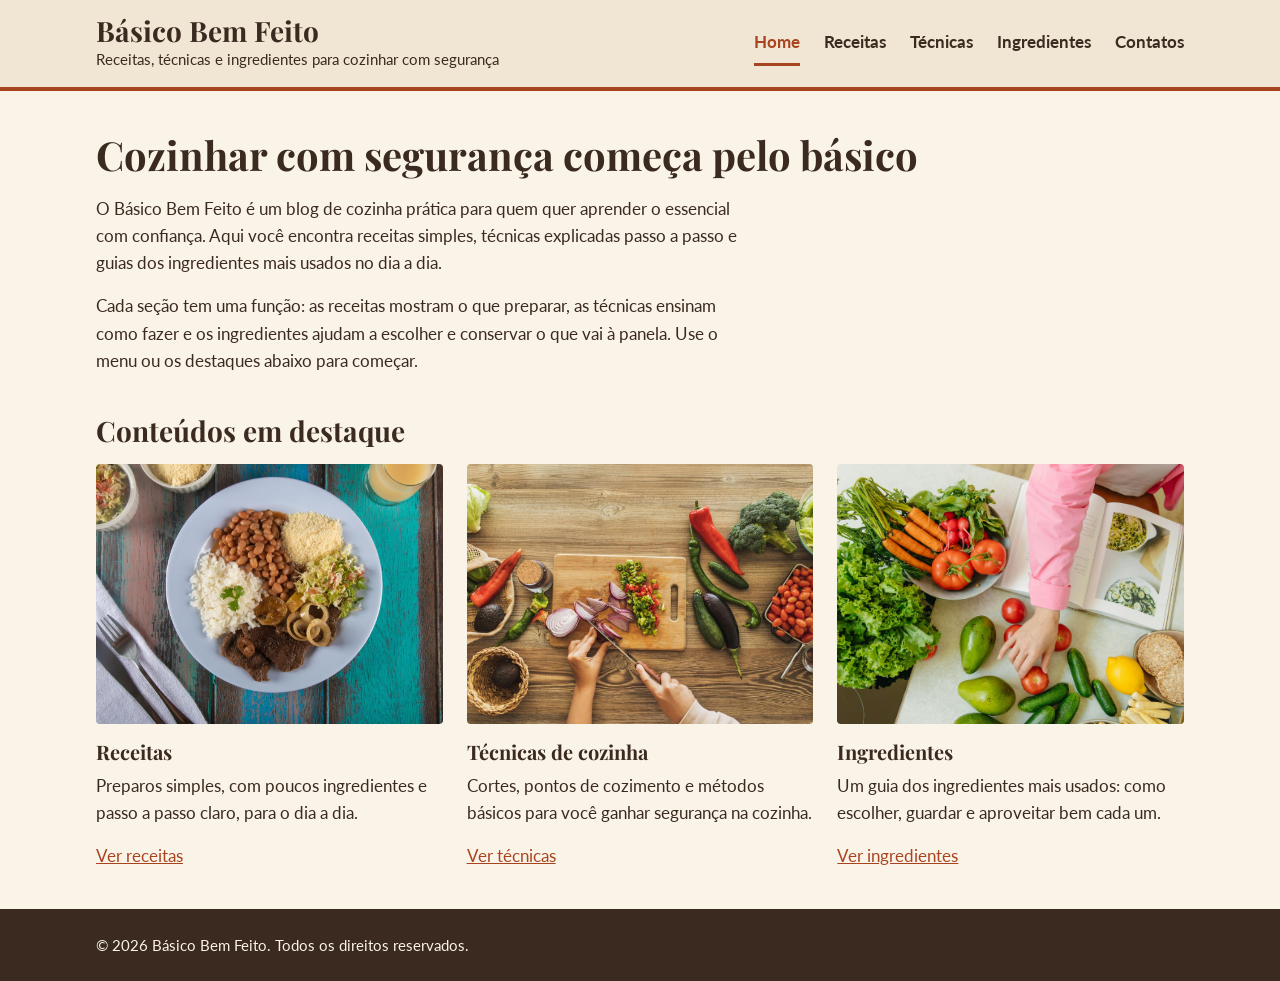
<file: index.html>
<!DOCTYPE html>
<html lang="pt-BR">
<head>
  <meta charset="UTF-8">
  <meta name="viewport" content="width=device-width, initial-scale=1">
  <title>Básico Bem Feito | Receitas, técnicas e ingredientes</title>
  <meta name="description" content="Blog de cozinha prática com receitas, técnicas de cozinha e ingredientes para fazer o básico bem feito.">

  <link rel="preconnect" href="https://fonts.googleapis.com">
  <link rel="preconnect" href="https://fonts.gstatic.com" crossorigin>
  <link href="https://fonts.googleapis.com/css2?family=Lato:wght@400;700&family=Playfair+Display:wght@700&display=swap" rel="stylesheet">

  <link rel="stylesheet" href="css/style.css">
  <link rel="icon" href="img/favicon.svg" type="image/svg+xml">
</head>
<body>

  <header class="cabecalho">
    <div class="container cabecalho__conteudo">
      <a class="marca" href="index.html">
        <span class="marca__nome">Básico Bem Feito</span>
        <span class="marca__lema">Receitas, técnicas e ingredientes para cozinhar com segurança</span>
      </a>

      <nav aria-label="Navegação principal">
        <ul class="menu">
          <li><a href="index.html" aria-current="page">Home</a></li>
          <li><a href="receitas.html">Receitas</a></li>
          <li><a href="tecnicas.html">Técnicas</a></li>
          <li><a href="ingredientes.html">Ingredientes</a></li>
          <li><a href="contatos.html">Contatos</a></li>
        </ul>
      </nav>
    </div>
  </header>

  <main>
    <div class="container">

      <section class="apresentacao">
        <h1>Cozinhar com segurança começa pelo básico</h1>
        <p>O Básico Bem Feito é um blog de cozinha prática para quem quer aprender o essencial com confiança. Aqui você encontra receitas simples, técnicas explicadas passo a passo e guias dos ingredientes mais usados no dia a dia.</p>
        <p>Cada seção tem uma função: as receitas mostram o que preparar, as técnicas ensinam como fazer e os ingredientes ajudam a escolher e conservar o que vai à panela. Use o menu ou os destaques abaixo para começar.</p>
      </section>

      <section class="destaques" aria-labelledby="titulo-destaques">
        <h2 id="titulo-destaques">Conteúdos em destaque</h2>

        <div class="destaques__lista">
          <article class="card">
            <a class="card__imagem" href="receitas.html">
              <img src="img/receitas.jpg" alt="Prato caseiro simples servido em um prato fundo">
            </a>
            <h3>Receitas</h3>
            <p>Preparos simples, com poucos ingredientes e passo a passo claro, para o dia a dia.</p>
            <a href="receitas.html">Ver receitas</a>
          </article>

          <article class="card">
            <a class="card__imagem" href="tecnicas.html">
              <img src="img/tecnica.png" alt="Mãos cortando legumes sobre uma tábua com faca">
            </a>
            <h3>Técnicas de cozinha</h3>
            <p>Cortes, pontos de cozimento e métodos básicos para você ganhar segurança na cozinha.</p>
            <a href="tecnicas.html">Ver técnicas</a>
          </article>

          <article class="card">
            <a class="card__imagem" href="ingredientes.html">
              <img src="img/ingredientes.jpg" alt="Alho, cebola e ervas frescas sobre uma bancada">
            </a>
            <h3>Ingredientes</h3>
            <p>Um guia dos ingredientes mais usados: como escolher, guardar e aproveitar bem cada um.</p>
            <a href="ingredientes.html">Ver ingredientes</a>
          </article>
        </div>
      </section>

    </div>
  </main>

  <footer class="rodape">
    <div class="container">
      <p>© 2026 Básico Bem Feito. Todos os direitos reservados.</p>
    </div>
  </footer>

</body>
</html>
</file>
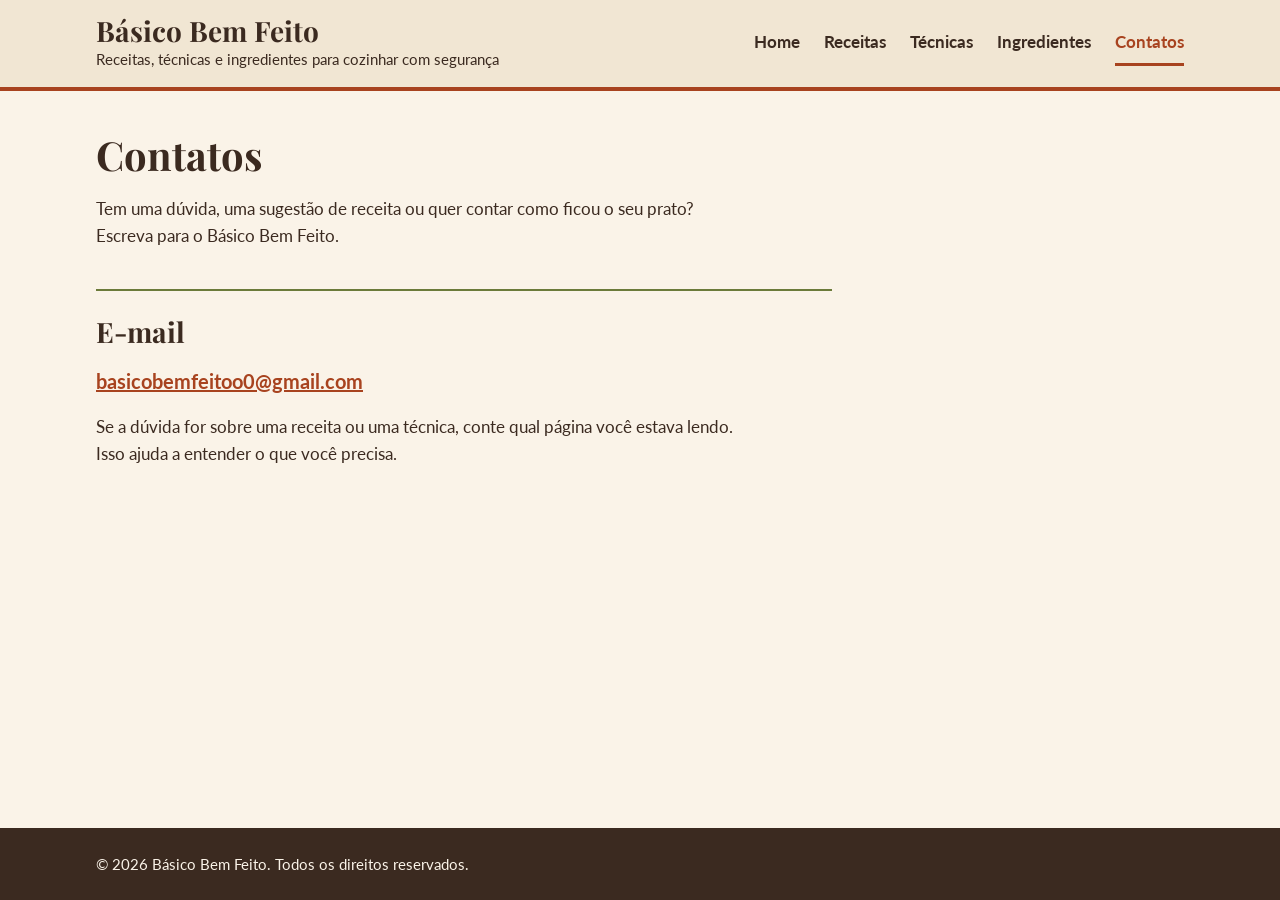
<file: contatos.html>
<!DOCTYPE html>
<html lang="pt-BR">
<head>
  <meta charset="UTF-8">
  <meta name="viewport" content="width=device-width, initial-scale=1">
  <title>Contatos | Básico Bem Feito</title>
  <meta name="description" content="Fale com o blog Básico Bem Feito: dúvidas, sugestões de receitas e comentários por e-mail.">

  <link rel="preconnect" href="https://fonts.googleapis.com">
  <link rel="preconnect" href="https://fonts.gstatic.com" crossorigin>
  <link href="https://fonts.googleapis.com/css2?family=Lato:wght@400;700&family=Playfair+Display:wght@700&display=swap" rel="stylesheet">

  <link rel="stylesheet" href="css/style.css">
  <link rel="icon" href="img/favicon.svg" type="image/svg+xml">
</head>
<body>

  <header class="cabecalho">
    <div class="container cabecalho__conteudo">
      <a class="marca" href="index.html">
        <span class="marca__nome">Básico Bem Feito</span>
        <span class="marca__lema">Receitas, técnicas e ingredientes para cozinhar com segurança</span>
      </a>

      <nav aria-label="Navegação principal">
        <ul class="menu">
          <li><a href="index.html">Home</a></li>
          <li><a href="receitas.html">Receitas</a></li>
          <li><a href="tecnicas.html">Técnicas</a></li>
          <li><a href="ingredientes.html">Ingredientes</a></li>
          <li><a href="contatos.html" aria-current="page">Contatos</a></li>
        </ul>
      </nav>
    </div>
  </header>

  <main>
    <div class="container">

      <section class="apresentacao">
        <h1>Contatos</h1>
        <p>Tem uma dúvida, uma sugestão de receita ou quer contar como ficou o seu prato? Escreva para o Básico Bem Feito.</p>
      </section>

      <section class="contato" aria-labelledby="titulo-email">
        <h2 id="titulo-email">E-mail</h2>
        <p class="contato__email"><a href="mailto:basicobemfeitoo0@gmail.com">basicobemfeitoo0@gmail.com</a></p>
        <p>Se a dúvida for sobre uma receita ou uma técnica, conte qual página você estava lendo. Isso ajuda a entender o que você precisa.</p>
      </section>

    </div>
  </main>

  <footer class="rodape">
    <div class="container">
      <p>© 2026 Básico Bem Feito. Todos os direitos reservados.</p>
    </div>
  </footer>

</body>
</html>
</file>
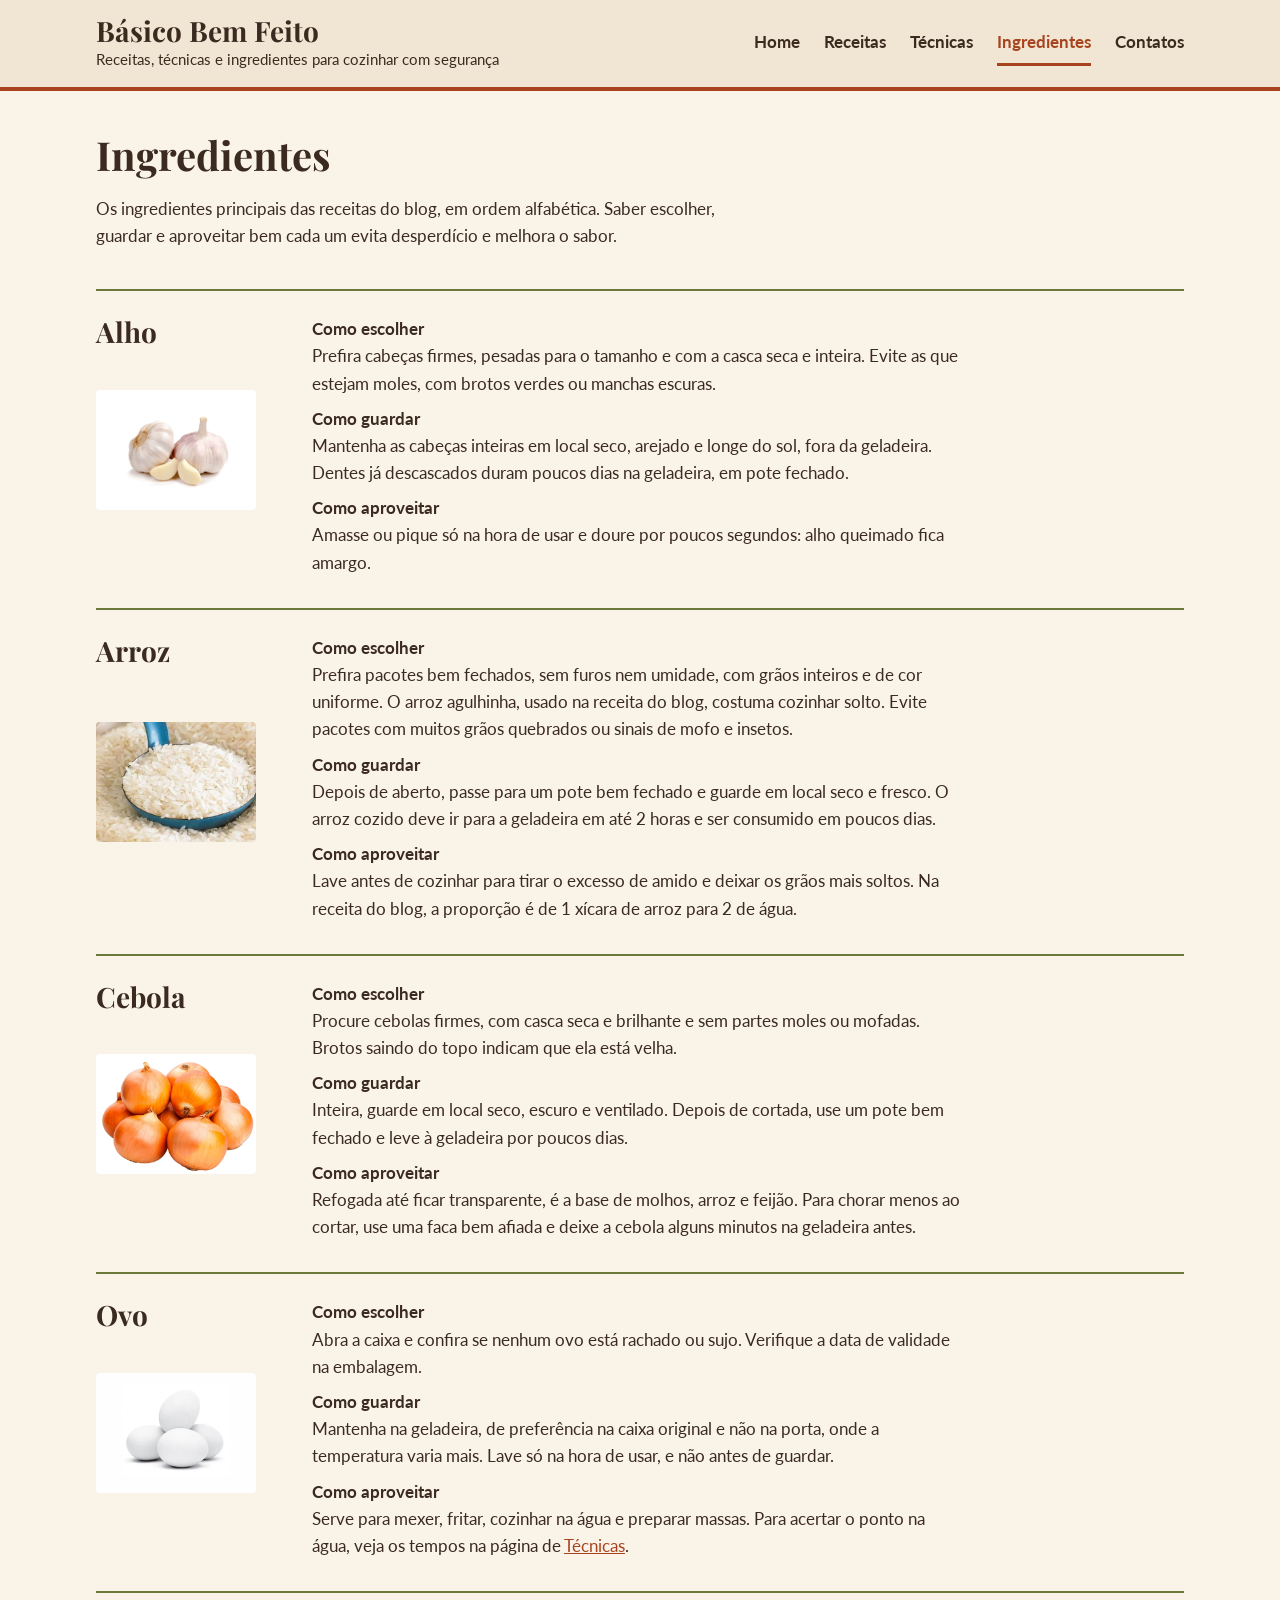
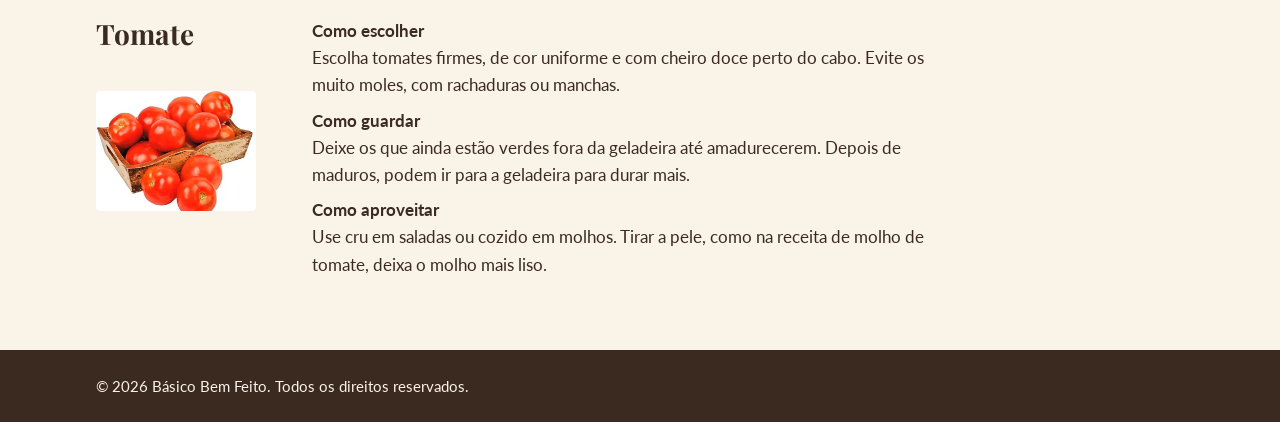
<file: ingredientes.html>
<!DOCTYPE html>
<html lang="pt-BR">
<head>
  <meta charset="UTF-8">
  <meta name="viewport" content="width=device-width, initial-scale=1">
  <title>Ingredientes | Básico Bem Feito</title>
  <meta name="description" content="Guia dos ingredientes básicos: como escolher, guardar e aproveitar alho, arroz, cebola, ovo e tomate.">

  <link rel="preconnect" href="https://fonts.googleapis.com">
  <link rel="preconnect" href="https://fonts.gstatic.com" crossorigin>
  <link href="https://fonts.googleapis.com/css2?family=Lato:wght@400;700&family=Playfair+Display:wght@700&display=swap" rel="stylesheet">

  <link rel="stylesheet" href="css/style.css">
  <link rel="icon" href="img/favicon.svg" type="image/svg+xml">
</head>
<body>

  <header class="cabecalho">
    <div class="container cabecalho__conteudo">
      <a class="marca" href="index.html">
        <span class="marca__nome">Básico Bem Feito</span>
        <span class="marca__lema">Receitas, técnicas e ingredientes para cozinhar com segurança</span>
      </a>

      <nav aria-label="Navegação principal">
        <ul class="menu">
          <li><a href="index.html">Home</a></li>
          <li><a href="receitas.html">Receitas</a></li>
          <li><a href="tecnicas.html">Técnicas</a></li>
          <li><a href="ingredientes.html" aria-current="page">Ingredientes</a></li>
          <li><a href="contatos.html">Contatos</a></li>
        </ul>
      </nav>
    </div>
  </header>

  <main>
    <div class="container">

      <section class="apresentacao">
        <h1>Ingredientes</h1>
        <p>Os ingredientes principais das receitas do blog, em ordem alfabética. Saber escolher, guardar e aproveitar bem cada um evita desperdício e melhora o sabor.</p>
      </section>

      <div class="ingredientes__lista">

        <article class="ingrediente">
          <h2>Alho</h2>
          <div class="ingrediente__imagem card__imagem">
            <img src="img/ingrediente-alho.jpg" alt="Cabeças e dentes de alho sobre uma bancada">
          </div>
          <dl>
            <dt>Como escolher</dt>
            <dd>Prefira cabeças firmes, pesadas para o tamanho e com a casca seca e inteira. Evite as que estejam moles, com brotos verdes ou manchas escuras.</dd>
            <dt>Como guardar</dt>
            <dd>Mantenha as cabeças inteiras em local seco, arejado e longe do sol, fora da geladeira. Dentes já descascados duram poucos dias na geladeira, em pote fechado.</dd>
            <dt>Como aproveitar</dt>
            <dd>Amasse ou pique só na hora de usar e doure por poucos segundos: alho queimado fica amargo.</dd>
          </dl>
        </article>

        <article class="ingrediente">
          <h2>Arroz</h2>
          <div class="ingrediente__imagem card__imagem">
            <img src="img/ingrediente-arroz.jpg" alt="Grãos de arroz branco crus em uma tigela">
          </div>
          <dl>
            <dt>Como escolher</dt>
            <dd>Prefira pacotes bem fechados, sem furos nem umidade, com grãos inteiros e de cor uniforme. O arroz agulhinha, usado na receita do blog, costuma cozinhar solto. Evite pacotes com muitos grãos quebrados ou sinais de mofo e insetos.</dd>
            <dt>Como guardar</dt>
            <dd>Depois de aberto, passe para um pote bem fechado e guarde em local seco e fresco. O arroz cozido deve ir para a geladeira em até 2 horas e ser consumido em poucos dias.</dd>
            <dt>Como aproveitar</dt>
            <dd>Lave antes de cozinhar para tirar o excesso de amido e deixar os grãos mais soltos. Na receita do blog, a proporção é de 1 xícara de arroz para 2 de água.</dd>
          </dl>
        </article>

        <article class="ingrediente">
          <h2>Cebola</h2>
          <div class="ingrediente__imagem card__imagem">
            <img src="img/ingrediente-cebola.jpg" alt="Cebolas inteiras e uma cortada ao meio">
          </div>
          <dl>
            <dt>Como escolher</dt>
            <dd>Procure cebolas firmes, com casca seca e brilhante e sem partes moles ou mofadas. Brotos saindo do topo indicam que ela está velha.</dd>
            <dt>Como guardar</dt>
            <dd>Inteira, guarde em local seco, escuro e ventilado. Depois de cortada, use um pote bem fechado e leve à geladeira por poucos dias.</dd>
            <dt>Como aproveitar</dt>
            <dd>Refogada até ficar transparente, é a base de molhos, arroz e feijão. Para chorar menos ao cortar, use uma faca bem afiada e deixe a cebola alguns minutos na geladeira antes.</dd>
          </dl>
        </article>

        <article class="ingrediente">
          <h2>Ovo</h2>
          <div class="ingrediente__imagem card__imagem">
            <img src="img/ingrediente-ovo.jpg" alt="Ovos brancos ou marrons em uma caixa">
          </div>
          <dl>
            <dt>Como escolher</dt>
            <dd>Abra a caixa e confira se nenhum ovo está rachado ou sujo. Verifique a data de validade na embalagem.</dd>
            <dt>Como guardar</dt>
            <dd>Mantenha na geladeira, de preferência na caixa original e não na porta, onde a temperatura varia mais. Lave só na hora de usar, e não antes de guardar.</dd>
            <dt>Como aproveitar</dt>
            <dd>Serve para mexer, fritar, cozinhar na água e preparar massas. Para acertar o ponto na água, veja os tempos na página de <a href="tecnicas.html">Técnicas</a>.</dd>
          </dl>
        </article>

        <article class="ingrediente">
          <h2>Tomate</h2>
          <div class="ingrediente__imagem card__imagem">
            <img src="img/ingrediente-tomate.jpg" alt="Tomates maduros inteiros e fatiados">
          </div>
          <dl>
            <dt>Como escolher</dt>
            <dd>Escolha tomates firmes, de cor uniforme e com cheiro doce perto do cabo. Evite os muito moles, com rachaduras ou manchas.</dd>
            <dt>Como guardar</dt>
            <dd>Deixe os que ainda estão verdes fora da geladeira até amadurecerem. Depois de maduros, podem ir para a geladeira para durar mais.</dd>
            <dt>Como aproveitar</dt>
            <dd>Use cru em saladas ou cozido em molhos. Tirar a pele, como na receita de molho de tomate, deixa o molho mais liso.</dd>
          </dl>
        </article>

      </div>

    </div>
  </main>

  <footer class="rodape">
    <div class="container">
      <p>© 2026 Básico Bem Feito. Todos os direitos reservados.</p>
    </div>
  </footer>

</body>
</html>
</file>
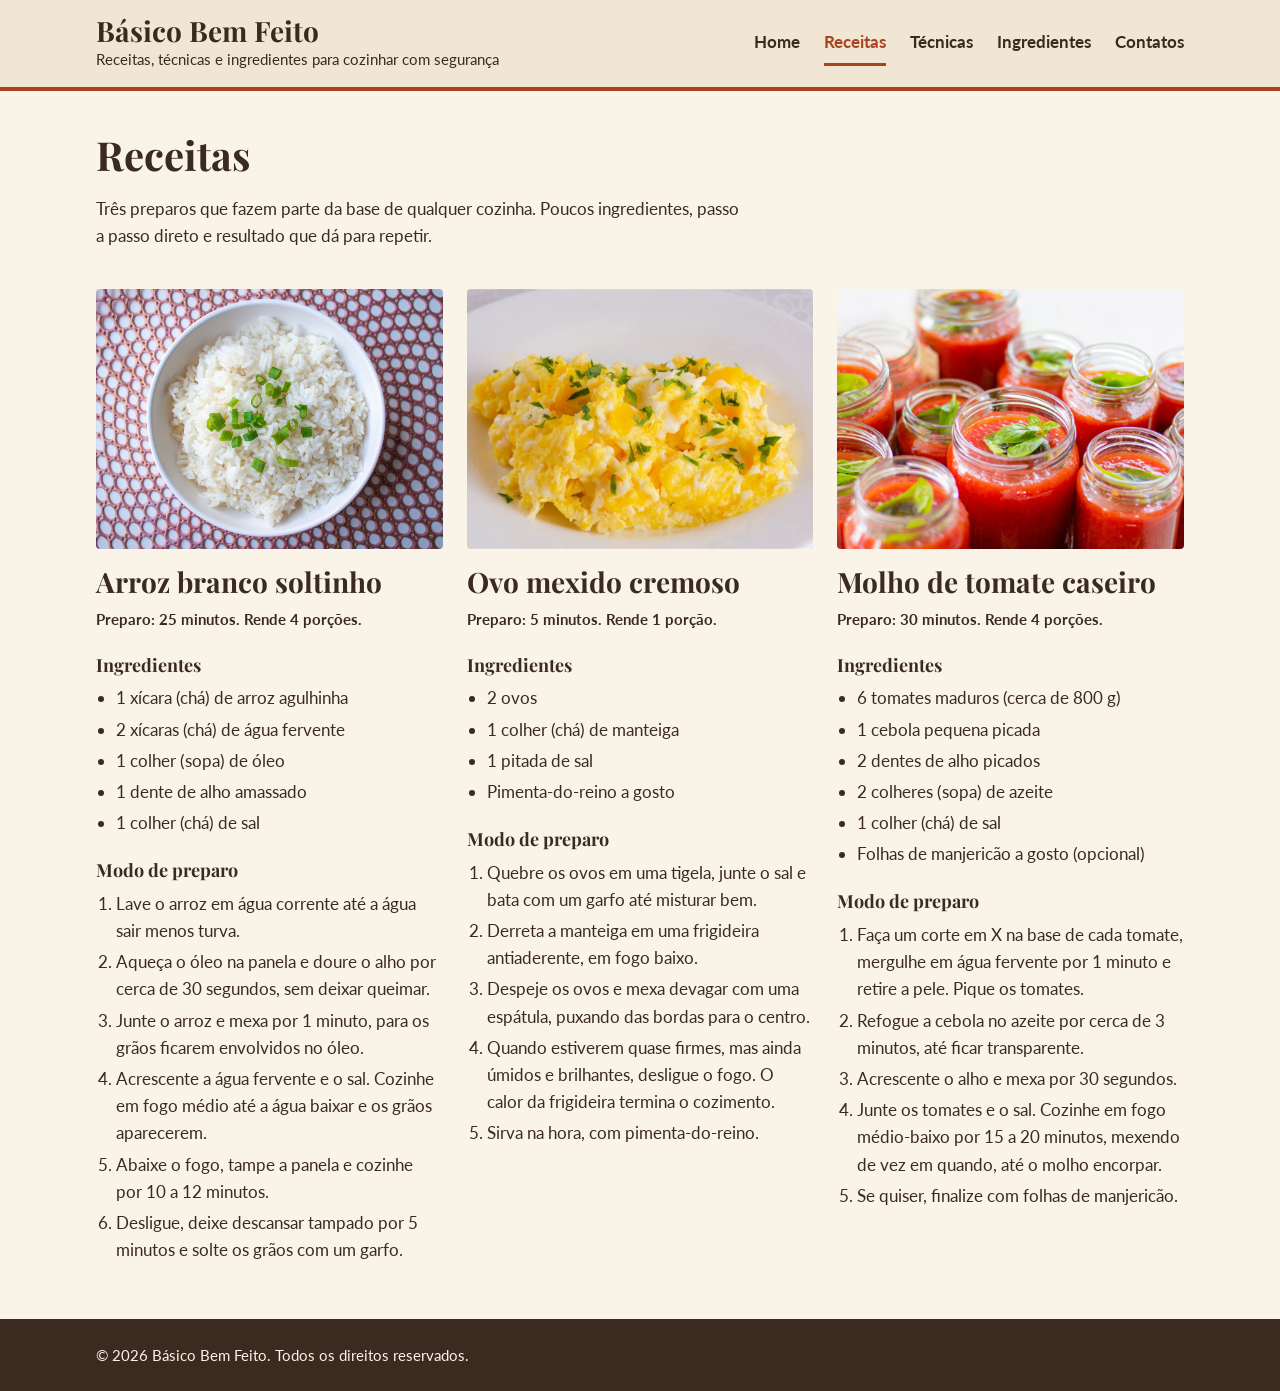
<file: receitas.html>
<!DOCTYPE html>
<html lang="pt-BR">
<head>
  <meta charset="UTF-8">
  <meta name="viewport" content="width=device-width, initial-scale=1">
  <title>Receitas | Básico Bem Feito</title>
  <meta name="description" content="Receitas básicas e fáceis de fazer: arroz soltinho, ovo mexido cremoso e molho de tomate caseiro.">

  <link rel="preconnect" href="https://fonts.googleapis.com">
  <link rel="preconnect" href="https://fonts.gstatic.com" crossorigin>
  <link href="https://fonts.googleapis.com/css2?family=Lato:wght@400;700&family=Playfair+Display:wght@700&display=swap" rel="stylesheet">

  <link rel="stylesheet" href="css/style.css">
  <link rel="icon" href="img/favicon.svg" type="image/svg+xml">
</head>
<body>

  <header class="cabecalho">
    <div class="container cabecalho__conteudo">
      <a class="marca" href="index.html">
        <span class="marca__nome">Básico Bem Feito</span>
        <span class="marca__lema">Receitas, técnicas e ingredientes para cozinhar com segurança</span>
      </a>

      <nav aria-label="Navegação principal">
        <ul class="menu">
          <li><a href="index.html">Home</a></li>
          <li><a href="receitas.html" aria-current="page">Receitas</a></li>
          <li><a href="tecnicas.html">Técnicas</a></li>
          <li><a href="ingredientes.html">Ingredientes</a></li>
          <li><a href="contatos.html">Contatos</a></li>
        </ul>
      </nav>
    </div>
  </header>

  <main>
    <div class="container">

      <section class="apresentacao">
        <h1>Receitas</h1>
        <p>Três preparos que fazem parte da base de qualquer cozinha. Poucos ingredientes, passo a passo direto e resultado que dá para repetir.</p>
      </section>

      <div class="receitas__lista">

        <article class="card receita">
          <div class="card__imagem">
            <img src="img/arroz.jpg" alt="Panela com arroz branco soltinho">
          </div>
          <h2>Arroz branco soltinho</h2>
          <p class="receita__info">Preparo: 25 minutos. Rende 4 porções.</p>

          <h3>Ingredientes</h3>
          <ul>
            <li>1 xícara (chá) de arroz agulhinha</li>
            <li>2 xícaras (chá) de água fervente</li>
            <li>1 colher (sopa) de óleo</li>
            <li>1 dente de alho amassado</li>
            <li>1 colher (chá) de sal</li>
          </ul>

          <h3>Modo de preparo</h3>
          <ol>
            <li>Lave o arroz em água corrente até a água sair menos turva.</li>
            <li>Aqueça o óleo na panela e doure o alho por cerca de 30 segundos, sem deixar queimar.</li>
            <li>Junte o arroz e mexa por 1 minuto, para os grãos ficarem envolvidos no óleo.</li>
            <li>Acrescente a água fervente e o sal. Cozinhe em fogo médio até a água baixar e os grãos aparecerem.</li>
            <li>Abaixe o fogo, tampe a panela e cozinhe por 10 a 12 minutos.</li>
            <li>Desligue, deixe descansar tampado por 5 minutos e solte os grãos com um garfo.</li>
          </ol>
        </article>

        <article class="card receita">
          <div class="card__imagem">
            <img src="img/ovo.jpg" alt="Ovos mexidos cremosos em uma frigideira">
          </div>
          <h2>Ovo mexido cremoso</h2>
          <p class="receita__info">Preparo: 5 minutos. Rende 1 porção.</p>

          <h3>Ingredientes</h3>
          <ul>
            <li>2 ovos</li>
            <li>1 colher (chá) de manteiga</li>
            <li>1 pitada de sal</li>
            <li>Pimenta-do-reino a gosto</li>
          </ul>

          <h3>Modo de preparo</h3>
          <ol>
            <li>Quebre os ovos em uma tigela, junte o sal e bata com um garfo até misturar bem.</li>
            <li>Derreta a manteiga em uma frigideira antiaderente, em fogo baixo.</li>
            <li>Despeje os ovos e mexa devagar com uma espátula, puxando das bordas para o centro.</li>
            <li>Quando estiverem quase firmes, mas ainda úmidos e brilhantes, desligue o fogo. O calor da frigideira termina o cozimento.</li>
            <li>Sirva na hora, com pimenta-do-reino.</li>
          </ol>
        </article>

        <article class="card receita">
          <div class="card__imagem">
            <img src="img/molho.jpg" alt="Molho de tomate caseiro em uma panela">
          </div>
          <h2>Molho de tomate caseiro</h2>
          <p class="receita__info">Preparo: 30 minutos. Rende 4 porções.</p>

          <h3>Ingredientes</h3>
          <ul>
            <li>6 tomates maduros (cerca de 800 g)</li>
            <li>1 cebola pequena picada</li>
            <li>2 dentes de alho picados</li>
            <li>2 colheres (sopa) de azeite</li>
            <li>1 colher (chá) de sal</li>
            <li>Folhas de manjericão a gosto (opcional)</li>
          </ul>

          <h3>Modo de preparo</h3>
          <ol>
            <li>Faça um corte em X na base de cada tomate, mergulhe em água fervente por 1 minuto e retire a pele. Pique os tomates.</li>
            <li>Refogue a cebola no azeite por cerca de 3 minutos, até ficar transparente.</li>
            <li>Acrescente o alho e mexa por 30 segundos.</li>
            <li>Junte os tomates e o sal. Cozinhe em fogo médio-baixo por 15 a 20 minutos, mexendo de vez em quando, até o molho encorpar.</li>
            <li>Se quiser, finalize com folhas de manjericão.</li>
          </ol>
        </article>

      </div>

    </div>
  </main>

  <footer class="rodape">
    <div class="container">
      <p>© 2026 Básico Bem Feito. Todos os direitos reservados.</p>
    </div>
  </footer>

</body>
</html>
</file>
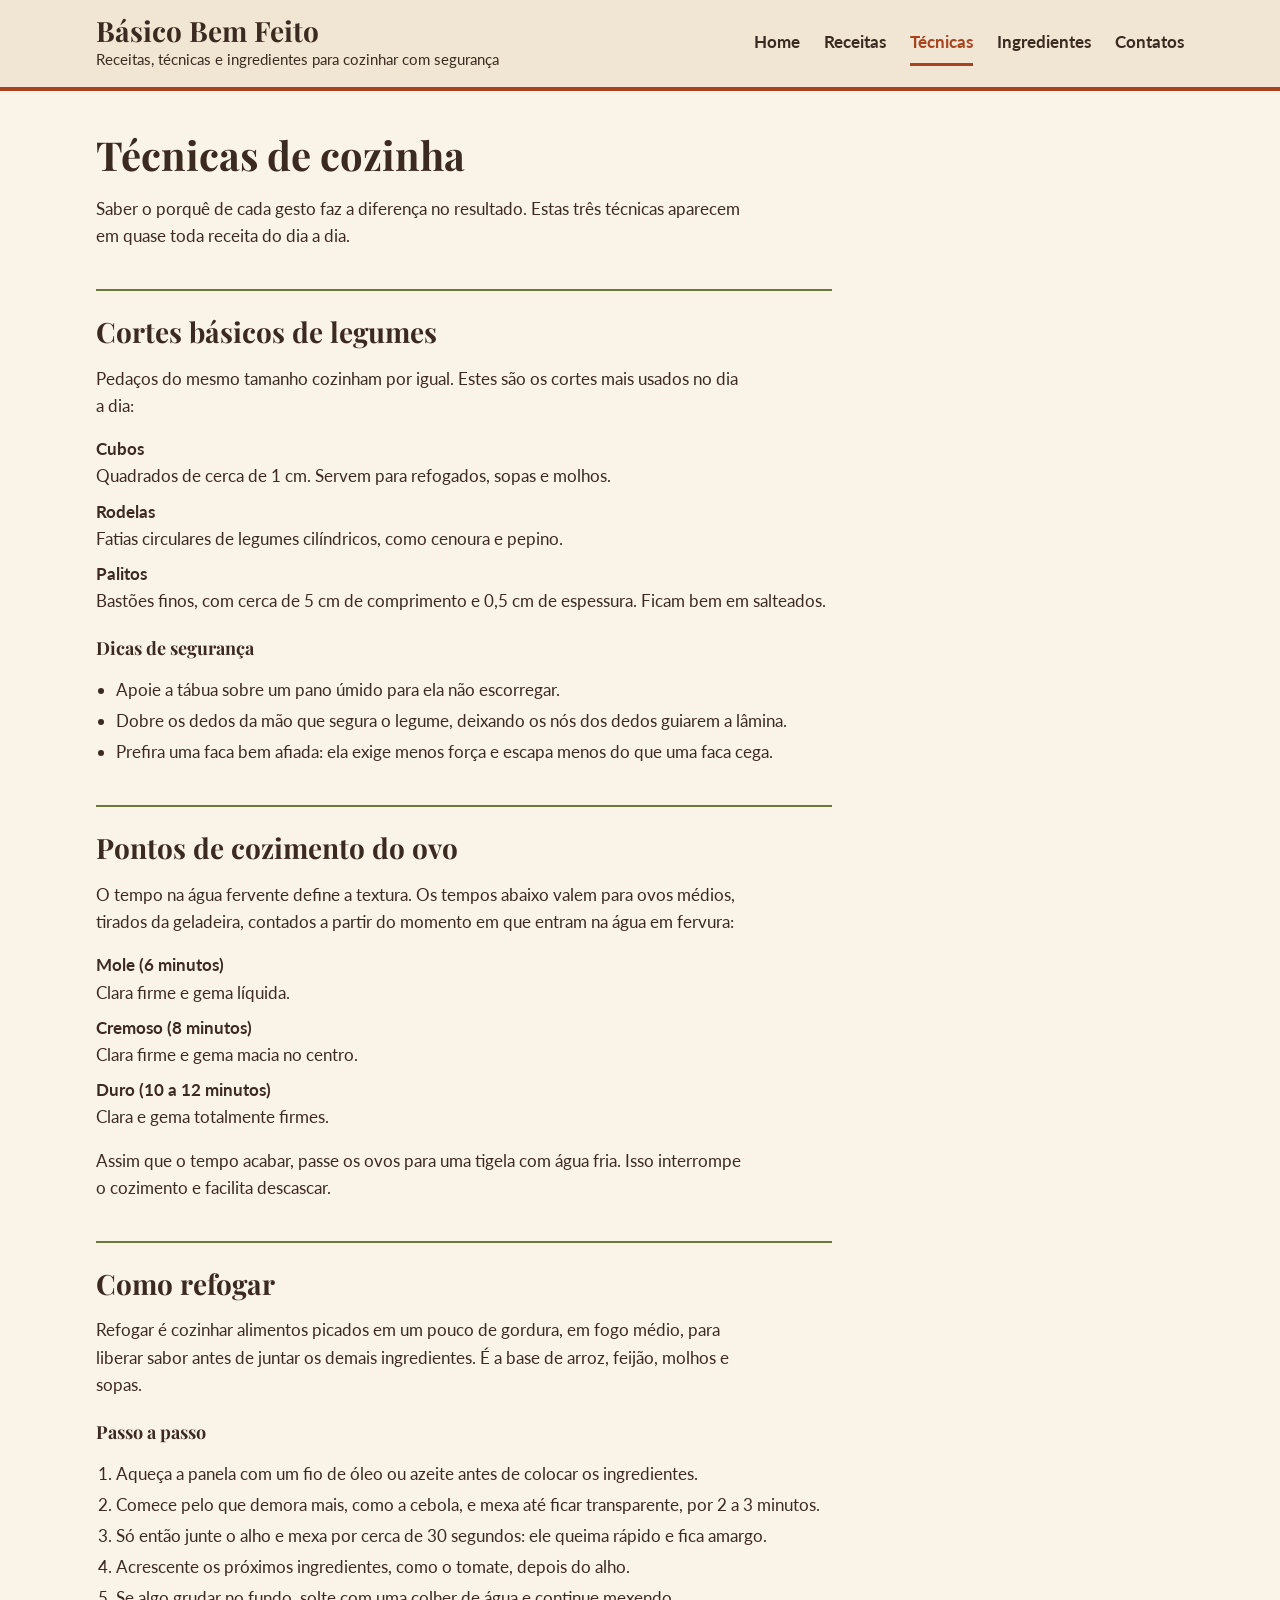
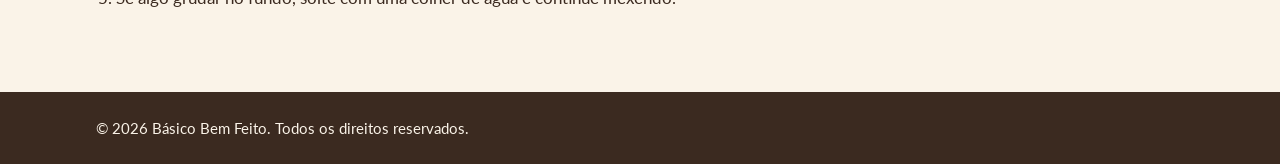
<file: tecnicas.html>
<!DOCTYPE html>
<html lang="pt-BR">
<head>
  <meta charset="UTF-8">
  <meta name="viewport" content="width=device-width, initial-scale=1">
  <title>Técnicas de cozinha | Básico Bem Feito</title>
  <meta name="description" content="Técnicas básicas de cozinha explicadas passo a passo: cortes de legumes, pontos de cozimento do ovo e como refogar.">

  <link rel="preconnect" href="https://fonts.googleapis.com">
  <link rel="preconnect" href="https://fonts.gstatic.com" crossorigin>
  <link href="https://fonts.googleapis.com/css2?family=Lato:wght@400;700&family=Playfair+Display:wght@700&display=swap" rel="stylesheet">

  <link rel="stylesheet" href="css/style.css">
  <link rel="icon" href="img/favicon.svg" type="image/svg+xml">
</head>
<body>

  <header class="cabecalho">
    <div class="container cabecalho__conteudo">
      <a class="marca" href="index.html">
        <span class="marca__nome">Básico Bem Feito</span>
        <span class="marca__lema">Receitas, técnicas e ingredientes para cozinhar com segurança</span>
      </a>

      <nav aria-label="Navegação principal">
        <ul class="menu">
          <li><a href="index.html">Home</a></li>
          <li><a href="receitas.html">Receitas</a></li>
          <li><a href="tecnicas.html" aria-current="page">Técnicas</a></li>
          <li><a href="ingredientes.html">Ingredientes</a></li>
          <li><a href="contatos.html">Contatos</a></li>
        </ul>
      </nav>
    </div>
  </header>

  <main>
    <div class="container">

      <section class="apresentacao">
        <h1>Técnicas de cozinha</h1>
        <p>Saber o porquê de cada gesto faz a diferença no resultado. Estas três técnicas aparecem em quase toda receita do dia a dia.</p>
      </section>

      <div class="tecnicas__lista">

        <article class="tecnica">
          <h2>Cortes básicos de legumes</h2>
          <p>Pedaços do mesmo tamanho cozinham por igual. Estes são os cortes mais usados no dia a dia:</p>

          <dl>
            <dt>Cubos</dt>
            <dd>Quadrados de cerca de 1 cm. Servem para refogados, sopas e molhos.</dd>
            <dt>Rodelas</dt>
            <dd>Fatias circulares de legumes cilíndricos, como cenoura e pepino.</dd>
            <dt>Palitos</dt>
            <dd>Bastões finos, com cerca de 5 cm de comprimento e 0,5 cm de espessura. Ficam bem em salteados.</dd>
          </dl>

          <h3>Dicas de segurança</h3>
          <ul>
            <li>Apoie a tábua sobre um pano úmido para ela não escorregar.</li>
            <li>Dobre os dedos da mão que segura o legume, deixando os nós dos dedos guiarem a lâmina.</li>
            <li>Prefira uma faca bem afiada: ela exige menos força e escapa menos do que uma faca cega.</li>
          </ul>
        </article>

        <article class="tecnica">
          <h2>Pontos de cozimento do ovo</h2>
          <p>O tempo na água fervente define a textura. Os tempos abaixo valem para ovos médios, tirados da geladeira, contados a partir do momento em que entram na água em fervura:</p>

          <dl>
            <dt>Mole (6 minutos)</dt>
            <dd>Clara firme e gema líquida.</dd>
            <dt>Cremoso (8 minutos)</dt>
            <dd>Clara firme e gema macia no centro.</dd>
            <dt>Duro (10 a 12 minutos)</dt>
            <dd>Clara e gema totalmente firmes.</dd>
          </dl>

          <p>Assim que o tempo acabar, passe os ovos para uma tigela com água fria. Isso interrompe o cozimento e facilita descascar.</p>
        </article>

        <article class="tecnica">
          <h2>Como refogar</h2>
          <p>Refogar é cozinhar alimentos picados em um pouco de gordura, em fogo médio, para liberar sabor antes de juntar os demais ingredientes. É a base de arroz, feijão, molhos e sopas.</p>

          <h3>Passo a passo</h3>
          <ol>
            <li>Aqueça a panela com um fio de óleo ou azeite antes de colocar os ingredientes.</li>
            <li>Comece pelo que demora mais, como a cebola, e mexa até ficar transparente, por 2 a 3 minutos.</li>
            <li>Só então junte o alho e mexa por cerca de 30 segundos: ele queima rápido e fica amargo.</li>
            <li>Acrescente os próximos ingredientes, como o tomate, depois do alho.</li>
            <li>Se algo grudar no fundo, solte com uma colher de água e continue mexendo.</li>
          </ol>
        </article>

      </div>

    </div>
  </main>

  <footer class="rodape">
    <div class="container">
      <p>© 2026 Básico Bem Feito. Todos os direitos reservados.</p>
    </div>
  </footer>

</body>
</html>
</file>
<file: css/style.css>
:root {
  --cor-fundo: #faf3e8;
  --cor-superficie: #f1e6d3;
  --cor-texto: #3b2a20;
  --cor-destaque: #a8431f;
  --cor-apoio: #6b7a3a;

  --fonte-titulo: "Playfair Display", Georgia, "Times New Roman", serif;
  --fonte-corpo: "Lato", system-ui, -apple-system, "Segoe UI", Arial, sans-serif;

  --espaco-1: 0.5rem;
  --espaco-2: 1rem;
  --espaco-3: 1.5rem;
  --espaco-4: 2.5rem;

  --largura-maxima: 70rem;
}

*,
*::before,
*::after {
  box-sizing: border-box;
}

body {
  margin: 0;
  min-height: 100vh;
  display: flex;
  flex-direction: column;
  background: var(--cor-fundo);
  color: var(--cor-texto);
  font-family: var(--fonte-corpo);
  font-size: 1.0625rem;
  line-height: 1.6;
}

img {
  max-width: 100%;
  height: auto;
  display: block;
}


h1,
h2,
h3 {
  font-family: var(--fonte-titulo);
  line-height: 1.2;
  margin: 0 0 var(--espaco-2);
}

h1 { font-size: 2rem; }
h2 { font-size: 1.5rem; }
h3 { font-size: 1.25rem; }

p {
  margin: 0 0 var(--espaco-2);
  max-width: 65ch;
}

a {
  color: var(--cor-destaque);
}

a:focus-visible {
  outline: 3px solid var(--cor-apoio);
  outline-offset: 3px;
}

.container {
  width: 100%;
  max-width: var(--largura-maxima);
  margin: 0 auto;
  padding: 0 var(--espaco-2);
}

.cabecalho {
  background: var(--cor-superficie);
  border-bottom: 4px solid var(--cor-destaque);
  padding: var(--espaco-2) 0;
}

.cabecalho__conteudo {
  display: flex;
  flex-direction: column;
  gap: var(--espaco-2);
}

.marca {
  text-decoration: none;
  color: var(--cor-texto);
}

.marca__nome {
  display: block;
  font-family: var(--fonte-titulo);
  font-size: 1.75rem;
  font-weight: 700;
  line-height: 1.1;
}

.marca__lema {
  display: block;
  font-size: 0.9375rem;
}

.menu {
  list-style: none;
  margin: 0;
  padding: 0;
  display: flex;
  flex-wrap: wrap;
  gap: var(--espaco-1) var(--espaco-3);
}

.menu a {
  display: inline-block;
  padding: var(--espaco-1) 0;
  color: var(--cor-texto);
  font-weight: 700;
  text-decoration: none;
  border-bottom: 3px solid transparent;
}

.menu a:hover {
  border-bottom-color: var(--cor-apoio);
}

.menu a[aria-current="page"] {
  color: var(--cor-destaque);
  border-bottom-color: var(--cor-destaque);
}


main {
  flex: 1;
  padding: var(--espaco-4) 0;
}


.rodape {
  background: var(--cor-texto);
  color: var(--cor-fundo);
  padding: var(--espaco-3) 0;
  font-size: 0.9375rem;
}

.rodape p {
  margin: 0;
}

.rodape p + p {
  margin-top: var(--espaco-1);
}


.apresentacao {
  margin-bottom: var(--espaco-4);
}

.destaques__lista {
  display: grid;
  grid-template-columns: 1fr;
  gap: var(--espaco-3);
}

.card h2,
.card h3 {
  margin-top: var(--espaco-2);
  margin-bottom: var(--espaco-1);
}


.receitas__lista {
  display: grid;
  grid-template-columns: repeat(auto-fit, minmax(18rem, 1fr));
  gap: var(--espaco-4) var(--espaco-3);
}

.receita__info {
  font-size: 0.9375rem;
  font-weight: 700;
}

.receita h3,
.tecnica h3 {
  font-size: 1.125rem;
  margin-top: var(--espaco-3);
}

.receita ul,
.receita ol,
.tecnica ul,
.tecnica ol {
  margin: 0 0 var(--espaco-2);
  padding-left: 1.25rem;
}

.receita li,
.tecnica li {
  margin-bottom: 0.25rem;
}


.tecnicas__lista {
  max-width: 46rem;
}

.tecnica {
  padding-top: var(--espaco-3);
  margin-bottom: var(--espaco-4);
  border-top: 2px solid var(--cor-apoio);
}

.tecnica dl {
  margin: 0 0 var(--espaco-2);
}

.tecnica dt {
  font-weight: 700;
  margin-top: var(--espaco-1);
}

.tecnica dd {
  margin: 0 0 var(--espaco-1);
}


.ingrediente {
  display: grid;
  grid-template-columns: 1fr;
  gap: var(--espaco-1);
  padding: var(--espaco-3) 0;
  border-top: 2px solid var(--cor-apoio);
}

.ingrediente h2 {
  margin: 0;
}

.ingrediente__imagem {
  max-width: 10rem;
}

.ingrediente dl {
  margin: 0;
}

.ingrediente dt {
  font-weight: 700;
  margin-top: var(--espaco-1);
}

.ingrediente dt:first-child {
  margin-top: 0;
}

.ingrediente dd {
  margin: 0 0 var(--espaco-1);
  max-width: 65ch;
}

.card__imagem {
  display: block;
  aspect-ratio: 4 / 3;
  background: var(--cor-superficie);
  border-radius: 0.25rem;
  overflow: hidden;
}

.card__imagem img {
  width: 100%;
  height: 100%;
  object-fit: cover;
}


.contato {
  max-width: 46rem;
  padding-top: var(--espaco-3);
  border-top: 2px solid var(--cor-apoio);
}

.contato__email {
  font-size: 1.25rem;
  font-weight: 700;
  overflow-wrap: anywhere;
}


@media (min-width: 48rem) {
  .cabecalho__conteudo {
    flex-direction: row;
    align-items: center;
    justify-content: space-between;
  }

  h1 { font-size: 2.5rem; }
  h2 { font-size: 1.75rem; }

  .destaques__lista {
    grid-template-columns: repeat(3, 1fr);
  }

  .ingrediente {
    grid-template-columns: 12rem 1fr;
    gap: var(--espaco-3);
    align-items: start;
  }

  .ingrediente h2,
  .ingrediente__imagem,
  .ingrediente dl {
    grid-row: 1;
  }

  .ingrediente h2,
  .ingrediente__imagem {
    grid-column: 1;
  }

  .ingrediente__imagem {
    align-self: center;
  }

  .ingrediente dl {
    grid-column: 2;
  }
}
</file>
